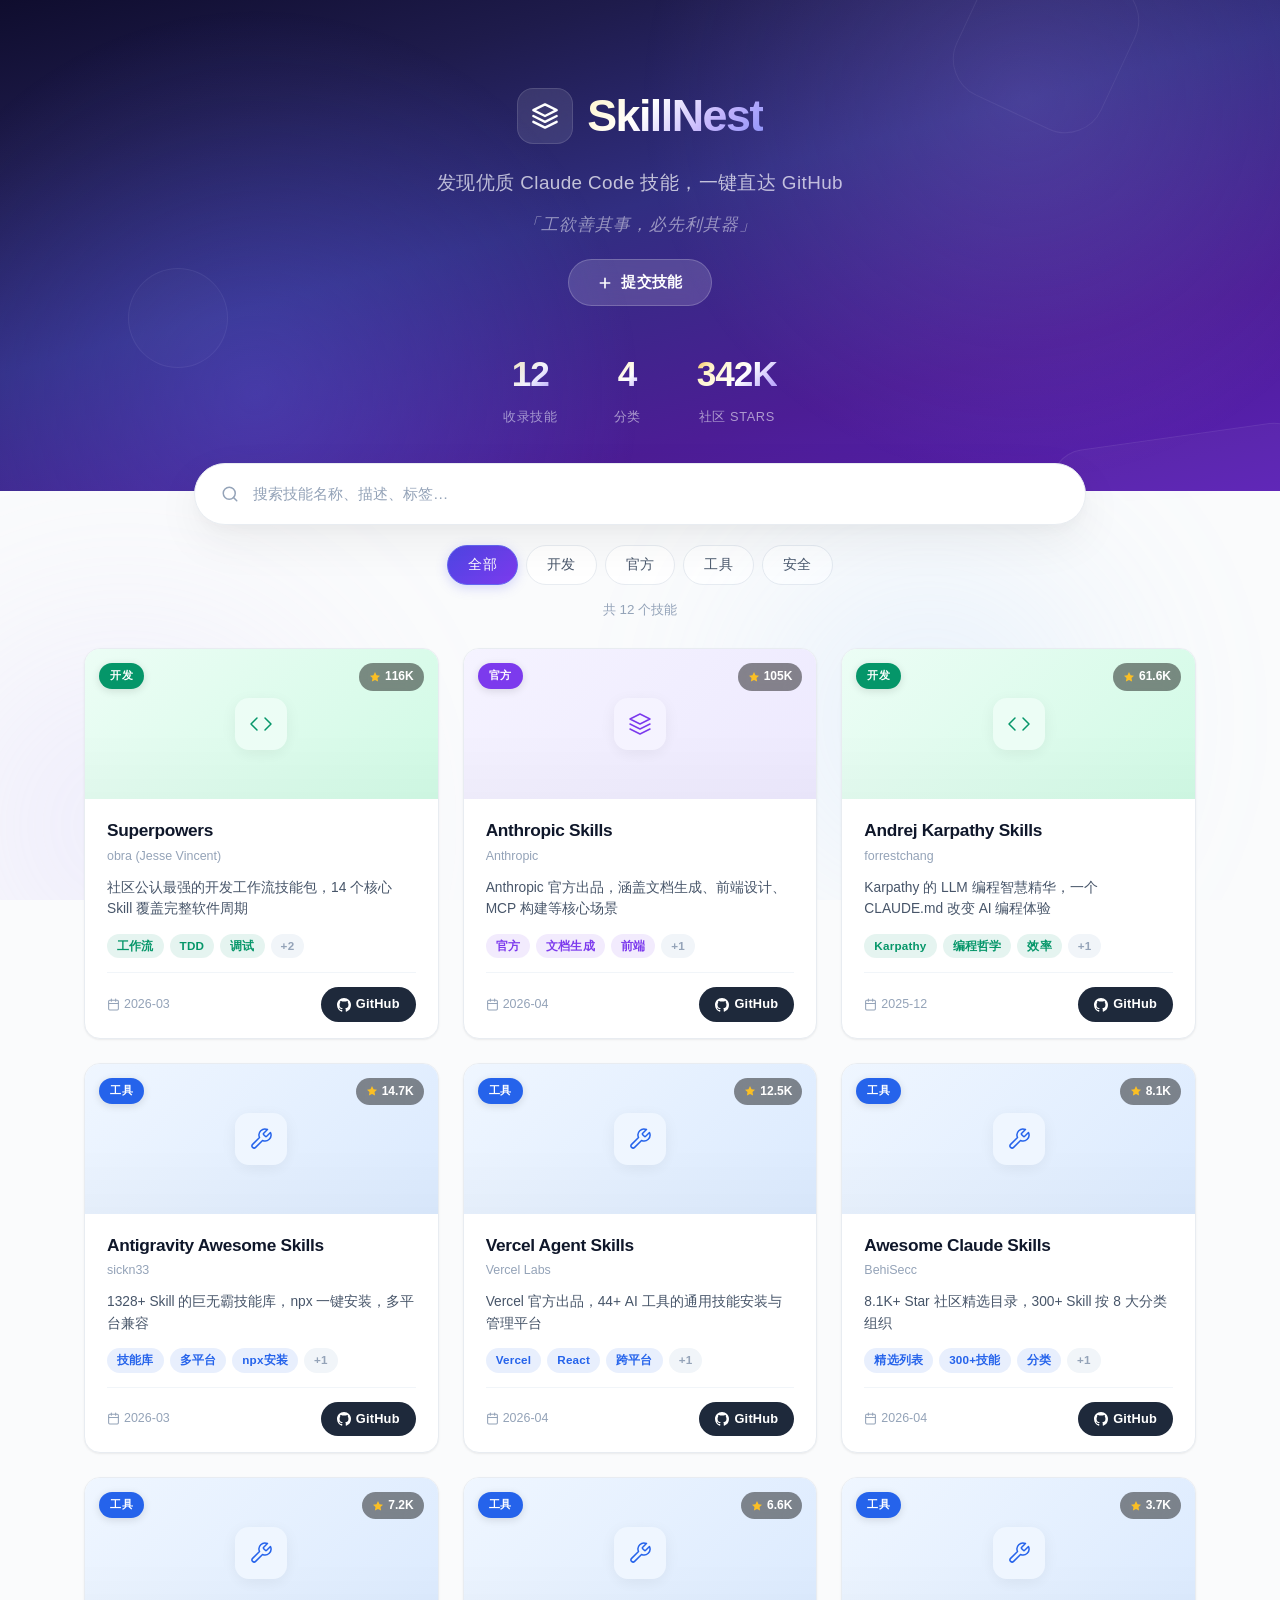
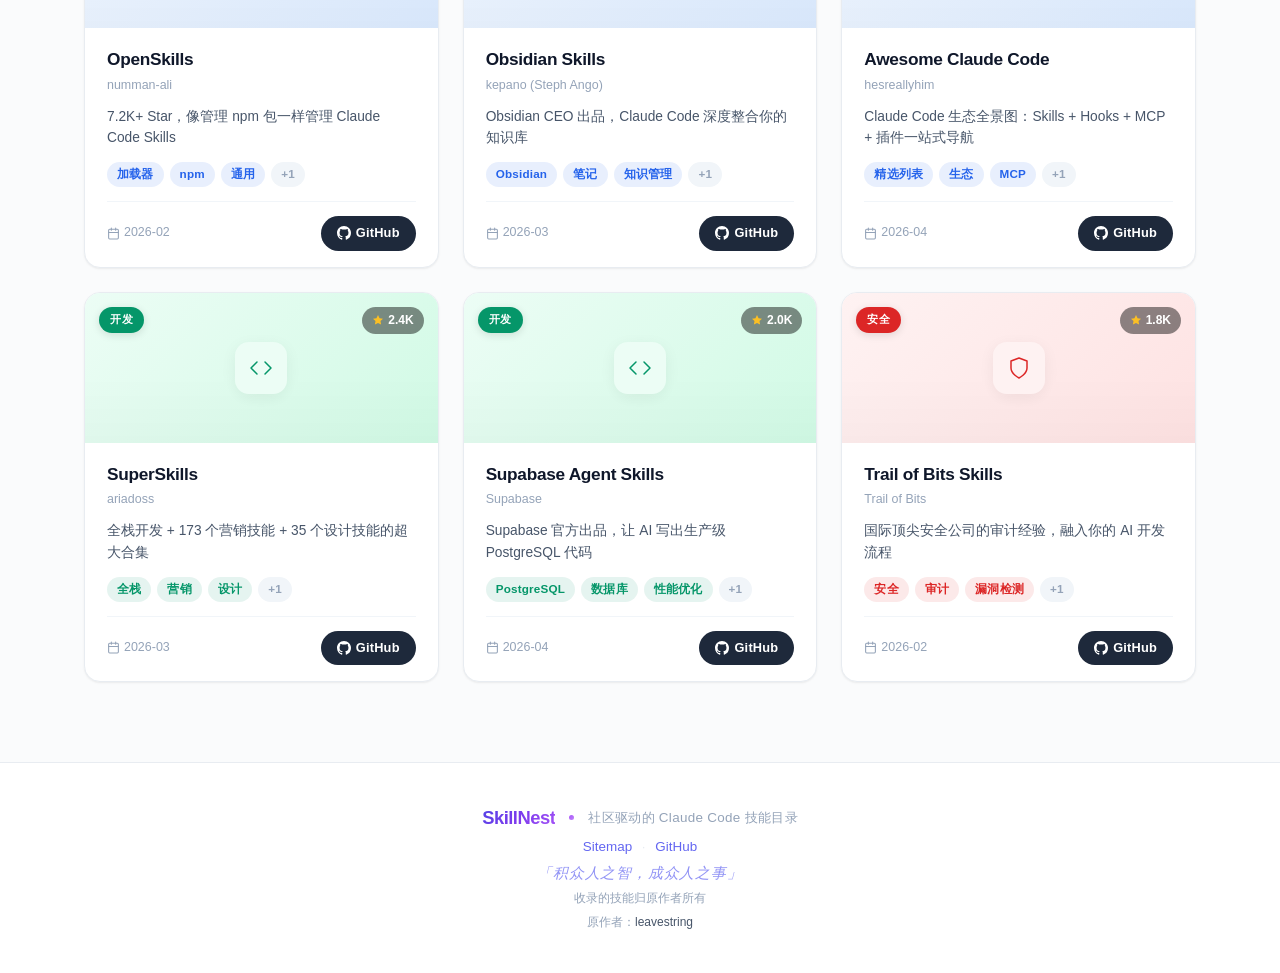
<file: index.html>
<!DOCTYPE html>
<html lang="zh-CN">
<head>
  <meta charset="UTF-8">
  <meta name="viewport" content="width=device-width, initial-scale=1.0">
  <title>SkillNest — 发现优质 Claude Code 技能</title>
  <meta name="description" content="SkillNest 汇集了最好用的 Claude Code Skills，每个技能配有详细介绍和截图，直达 GitHub 仓库。涵盖代码审查、安全扫描、自动化、效率工具等分类。">
  <meta name="keywords" content="Claude Code, Skills, GitHub, 代码审查, 安全, 自动化, AI编程, 开发工具">
  <meta property="og:title" content="SkillNest — 发现优质 Claude Code 技能">
  <meta property="og:description" content="汇集最好用的 Claude Code Skills，配图、配介绍，直达 GitHub。">
  <meta property="og:type" content="website">
  <meta property="og:locale" content="zh_CN">
  <meta name="twitter:card" content="summary">
  <link rel="canonical" href="https://leavestring.github.io/skillnest/">
  <link rel="stylesheet" href="css/skillhub.css">
  <script type="application/ld+json">
  {
    "@context": "https://schema.org",
    "@type": "WebSite",
    "name": "SkillNest",
    "description": "发现优质 Claude Code 技能",
    "url": "https://leavestring.github.io/skillnest/",
    "potentialAction": {
      "@type": "SearchAction",
      "target": "https://leavestring.github.io/skillnest/?q={search_term_string}",
      "query-input": "required name=search_term_string"
    }
  }
  </script>
</head>
<body>

  <!-- Floating decorative elements -->
  <div class="bg-decoration">
    <div class="bg-blob bg-blob-1"></div>
    <div class="bg-blob bg-blob-2"></div>
    <div class="bg-blob bg-blob-3"></div>
  </div>

  <!-- Hero -->
  <header class="hero">
    <div class="hero-shapes" aria-hidden="true">
      <div class="hero-shape hero-shape-1"></div>
      <div class="hero-shape hero-shape-2"></div>
      <div class="hero-shape hero-shape-3"></div>
    </div>
    <div class="logo">
      <span class="logo-icon">
        <svg width="28" height="28" viewBox="0 0 24 24" fill="none" stroke="currentColor" stroke-width="2" stroke-linecap="round" stroke-linejoin="round"><path d="M12 2L2 7l10 5 10-5-10-5z"/><path d="M2 17l10 5 10-5"/><path d="M2 12l10 5 10-5"/></svg>
      </span>
      SkillNest
    </div>
    <p class="hero-subtitle">发现优质 Claude Code 技能，一键直达 GitHub</p>
    <p class="hero-quote">「工欲善其事，必先利其器」</p>
    <div class="hero-action">
      <a href="skills/submit.html" class="btn-hero-submit">
        <svg width="16" height="16" viewBox="0 0 24 24" fill="none" stroke="currentColor" stroke-width="2.5" stroke-linecap="round"><path d="M12 5v14M5 12h14"/></svg>
        提交技能
      </a>
    </div>
    <div class="hero-stats" id="heroStats">
      <div class="hero-stat"><div class="hero-stat-num">—</div><div class="hero-stat-label">收录技能</div></div>
      <div class="hero-stat"><div class="hero-stat-num">—</div><div class="hero-stat-label">分类</div></div>
      <div class="hero-stat"><div class="hero-stat-num">—</div><div class="hero-stat-label">社区关注</div></div>
    </div>
  </header>

  <!-- Search -->
  <section class="toolbar">
    <div class="search-wrap" role="search">
      <span class="search-icon" aria-hidden="true">
        <svg width="18" height="18" viewBox="0 0 24 24" fill="none" stroke="currentColor" stroke-width="2" stroke-linecap="round" stroke-linejoin="round"><circle cx="11" cy="11" r="8"/><path d="m21 21-4.35-4.35"/></svg>
      </span>
      <input
        type="text"
        id="searchInput"
        class="search-input"
        placeholder="搜索技能名称、描述、标签…"
        aria-label="搜索技能"
        autocomplete="off"
      >
      <button id="searchClear" class="search-clear" aria-label="清除搜索">
        <svg width="14" height="14" viewBox="0 0 24 24" fill="none" stroke="currentColor" stroke-width="2.5" stroke-linecap="round"><line x1="18" y1="6" x2="6" y2="18"/><line x1="6" y1="6" x2="18" y2="18"/></svg>
      </button>
    </div>
  </section>

  <!-- Filters -->
  <nav class="filter-bar" id="filterBar" aria-label="按分类筛选"></nav>

  <!-- Result count -->
  <p class="result-count" id="resultCount" aria-live="polite"></p>

  <!-- Card Grid -->
  <main class="card-grid" id="cardGrid" aria-label="技能列表"></main>

  <!-- Footer -->
  <footer class="site-footer">
    <div class="footer-content">
      <p class="footer-brand"><span class="footer-brand-name">SkillNest</span><span class="footer-brand-divider"></span><span class="footer-brand-tagline">社区驱动的 Claude Code 技能目录</span></p>
      <p class="footer-links">
        <a href="sitemap.xml">Sitemap</a>
        <span>·</span>
        <a href="https://github.com" target="_blank" rel="noopener">GitHub</a>
      </p>
      <p class="footer-quote">「积众人之智，成众人之事」</p>
      <p class="footer-copy">收录的技能归原作者所有</p>
      <p class="footer-credit">原作者：<a href="https://github.com/leavestring" target="_blank" rel="noopener">leavestring</a></p>
    </div>
  </footer>

  <script src="js/skillhub.js"></script>
</body>
</html>
</file>
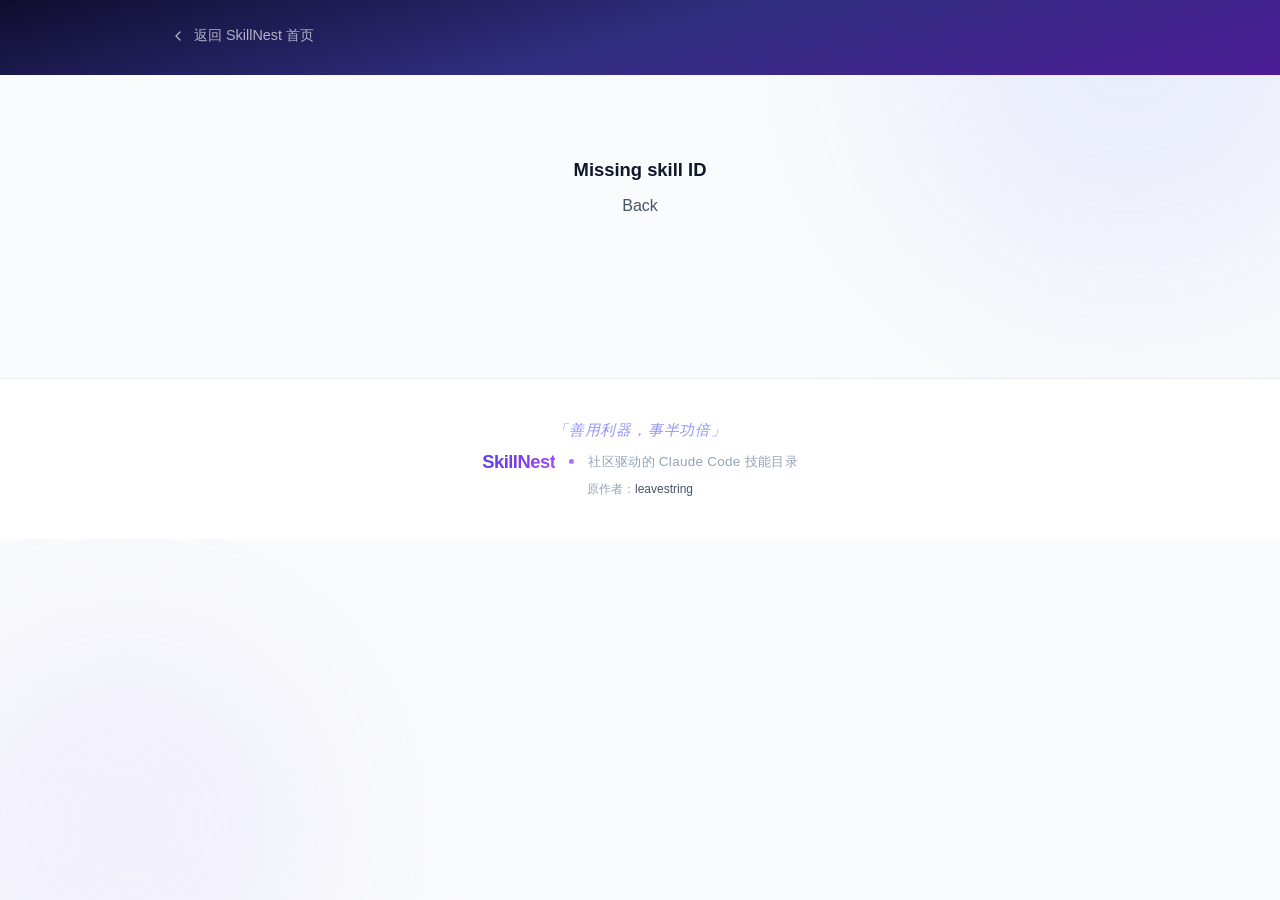
<file: skills/detail.html>
<!DOCTYPE html>
<html lang="zh-CN">
<head>
  <meta charset="UTF-8">
  <meta name="viewport" content="width=device-width, initial-scale=1.0">
  <title>技能详情 - SkillNest</title>
  <meta name="description" content="SkillNest 技能详情">
  <meta property="og:title" content="技能详情 - SkillNest">
  <meta property="og:description" content="SkillNest 技能详情">
  <meta property="og:type" content="article">
  <meta property="og:locale" content="zh_CN">
  <meta name="twitter:card" content="summary">
  <link rel="stylesheet" href="../css/skillhub.css">
</head>
<body>

  <div class="bg-decoration">
    <div class="bg-blob bg-blob-1"></div>
    <div class="bg-blob bg-blob-2"></div>
  </div>

  <header class="detail-header">
    <nav class="detail-nav">
      <a href="../index.html" class="detail-back">
        <svg width="16" height="16" viewBox="0 0 24 24" fill="none" stroke="currentColor" stroke-width="2" stroke-linecap="round" stroke-linejoin="round"><path d="m15 18-6-6 6-6"/></svg>
        返回 SkillNest 首页
      </a>
    </nav>
  </header>

  <main class="detail-container" id="detailContainer" aria-label="技能详情">
    <div class="loading-spinner"></div>
  </main>

  <footer class="site-footer">
    <div class="footer-content">
      <p class="footer-quote">「善用利器，事半功倍」</p>
      <p class="footer-brand"><span class="footer-brand-name">SkillNest</span><span class="footer-brand-divider"></span><span class="footer-brand-tagline">社区驱动的 Claude Code 技能目录</span></p>
      <p class="footer-credit">原作者：<a href="https://github.com/leavestring" target="_blank" rel="noopener">leavestring</a></p>
    </div>
  </footer>

  <script src="../js/skillhub.js"></script>
</body>
</html>
</file>
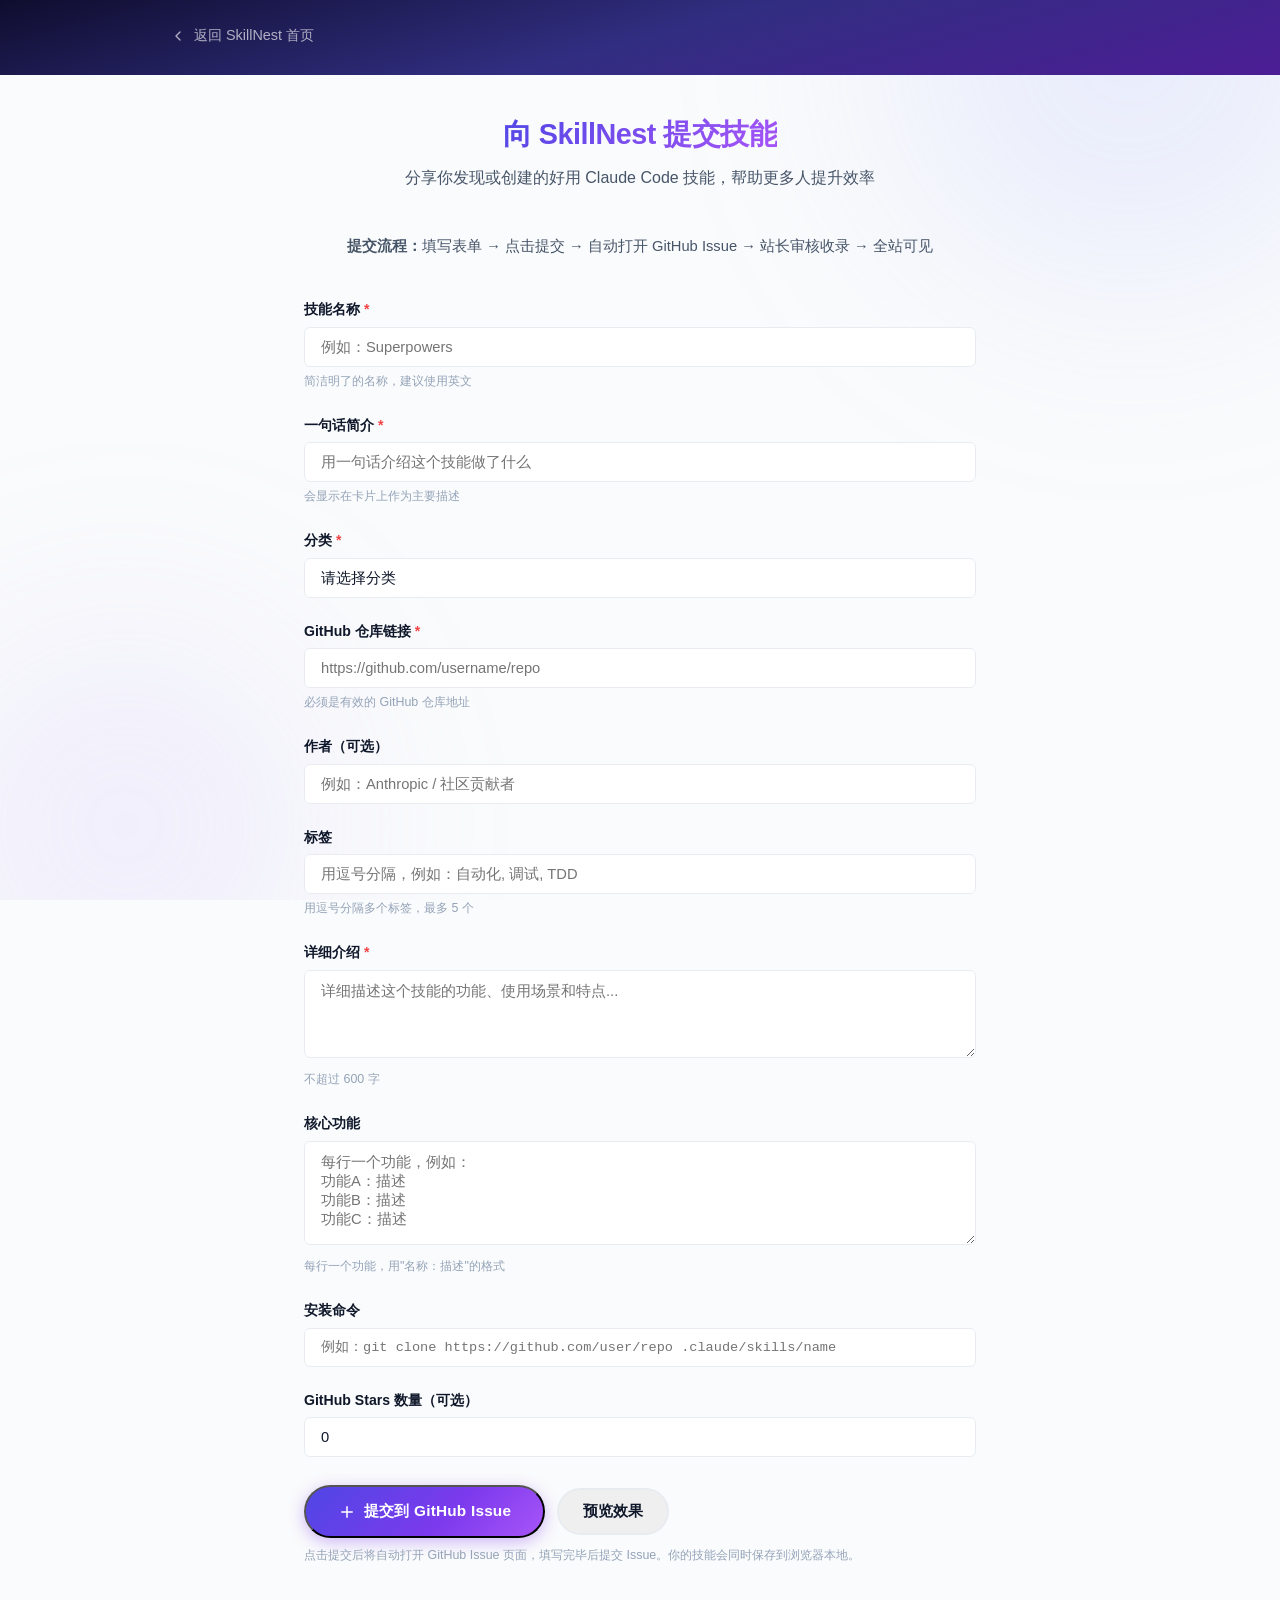
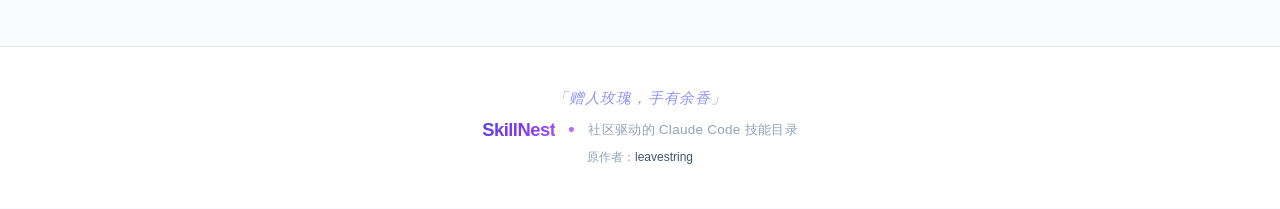
<file: skills/submit.html>
<!DOCTYPE html>
<html lang="zh-CN">
<head>
  <meta charset="UTF-8">
  <meta name="viewport" content="width=device-width, initial-scale=1.0">
  <title>提交技能 - SkillNest</title>
  <meta name="description" content="向 SkillNest 提交你发现或创建的优质 Claude Code 技能">
  <meta property="og:title" content="提交技能 - SkillNest">
  <meta property="og:description" content="向 SkillNest 提交你发现或创建的优质 Claude Code 技能">
  <meta property="og:type" content="website">
  <meta property="og:locale" content="zh_CN">
  <link rel="stylesheet" href="../css/skillhub.css">
</head>
<body>

  <div class="bg-decoration">
    <div class="bg-blob bg-blob-1"></div>
    <div class="bg-blob bg-blob-2"></div>
  </div>

  <header class="detail-header">
    <nav class="detail-nav">
      <a href="../index.html" class="detail-back">
        <svg width="16" height="16" viewBox="0 0 24 24" fill="none" stroke="currentColor" stroke-width="2" stroke-linecap="round" stroke-linejoin="round"><path d="m15 18-6-6 6-6"/></svg>
        返回 SkillNest 首页
      </a>
    </nav>
  </header>

  <main class="submit-container" id="submitContainer">
    <div class="submit-hero">
      <h1 class="submit-title">向 SkillNest 提交技能</h1>
      <p class="submit-subtitle">分享你发现或创建的好用 Claude Code 技能，帮助更多人提升效率</p>
    </div>

    <!-- Workflow notice -->
    <div class="submit-notice">
      <p><strong>提交流程：</strong>填写表单 → 点击提交 → 自动打开 GitHub Issue → 站长审核收录 → 全站可见</p>
    </div>

    <form class="submit-form" id="submitForm" novalidate>
      <!-- Name -->
      <div class="form-group">
        <label class="form-label" for="skillName">技能名称 <span class="form-required">*</span></label>
        <input type="text" id="skillName" class="form-input" placeholder="例如：Superpowers" required maxlength="60">
        <span class="form-hint">简洁明了的名称，建议使用英文</span>
      </div>

      <!-- Tagline -->
      <div class="form-group">
        <label class="form-label" for="skillTagline">一句话简介 <span class="form-required">*</span></label>
        <input type="text" id="skillTagline" class="form-input" placeholder="用一句话介绍这个技能做了什么" required maxlength="120">
        <span class="form-hint">会显示在卡片上作为主要描述</span>
      </div>

      <!-- Category -->
      <div class="form-group">
        <label class="form-label" for="skillCategory">分类 <span class="form-required">*</span></label>
        <select id="skillCategory" class="form-select" required>
          <option value="" disabled selected>请选择分类</option>
          <option value="工具">工具</option>
          <option value="开发">开发</option>
          <option value="安全">安全</option>
          <option value="配置">配置</option>
          <option value="文档">文档</option>
          <option value="其他">其他</option>
        </select>
      </div>

      <!-- GitHub URL -->
      <div class="form-group">
        <label class="form-label" for="skillGithub">GitHub 仓库链接 <span class="form-required">*</span></label>
        <input type="url" id="skillGithub" class="form-input" placeholder="https://github.com/username/repo" required maxlength="200">
        <span class="form-hint">必须是有效的 GitHub 仓库地址</span>
      </div>

      <!-- Author -->
      <div class="form-group">
        <label class="form-label" for="skillAuthor">作者（可选）</label>
        <input type="text" id="skillAuthor" class="form-input" placeholder="例如：Anthropic / 社区贡献者" maxlength="80">
      </div>

      <!-- Tags -->
      <div class="form-group">
        <label class="form-label" for="skillTags">标签</label>
        <input type="text" id="skillTags" class="form-input" placeholder="用逗号分隔，例如：自动化, 调试, TDD" maxlength="150">
        <span class="form-hint">用逗号分隔多个标签，最多 5 个</span>
      </div>

      <!-- Description -->
      <div class="form-group">
        <label class="form-label" for="skillDesc">详细介绍 <span class="form-required">*</span></label>
        <textarea id="skillDesc" class="form-textarea" placeholder="详细描述这个技能的功能、使用场景和特点..." required maxlength="600" rows="4"></textarea>
        <span class="form-hint">不超过 600 字</span>
      </div>

      <!-- Features -->
      <div class="form-group">
        <label class="form-label" for="skillFeatures">核心功能</label>
        <textarea id="skillFeatures" class="form-textarea" placeholder="每行一个功能，例如：&#10;功能A：描述&#10;功能B：描述&#10;功能C：描述" maxlength="800" rows="5"></textarea>
        <span class="form-hint">每行一个功能，用"名称：描述"的格式</span>
      </div>

      <!-- Install -->
      <div class="form-group">
        <label class="form-label" for="skillInstall">安装命令</label>
        <input type="text" id="skillInstall" class="form-input mono" placeholder="例如：git clone https://github.com/user/repo .claude/skills/name" maxlength="300">
      </div>

      <!-- Stars -->
      <div class="form-group">
        <label class="form-label" for="skillStars">GitHub Stars 数量（可选）</label>
        <input type="number" id="skillStars" class="form-input" placeholder="例如：1280" min="0" max="999999" value="0">
      </div>

      <!-- Submit -->
      <div class="form-actions">
        <button type="submit" class="btn-primary btn-submit" id="submitBtn">
          <svg width="18" height="18" viewBox="0 0 24 24" fill="none" stroke="currentColor" stroke-width="2" stroke-linecap="round" stroke-linejoin="round"><path d="M12 5v14M5 12h14"/></svg>
          提交到 GitHub Issue
        </button>
        <button type="button" class="btn-outline" id="previewBtn">预览效果</button>
        <span class="form-error" id="formError"></span>
      </div>
      <p class="form-hint" style="margin-top:8px">点击提交后将自动打开 GitHub Issue 页面，填写完毕后提交 Issue。你的技能会同时保存到浏览器本地。</p>
    </form>

    <!-- Preview Modal -->
    <div class="submit-preview" id="submitPreview" style="display:none">
      <h2 class="detail-section-title">预览效果</h2>
      <div class="preview-card" id="previewCard"></div>
      <p class="form-hint" style="margin-top:12px">确认无误后点击"提交到 GitHub Issue"即可</p>
    </div>

    <!-- Success Message -->
    <div class="submit-success" id="submitSuccess" style="display:none">
      <div class="submit-success-inner">
        <svg width="56" height="56" viewBox="0 0 24 24" fill="none" stroke="currentColor" stroke-width="1.5" stroke-linecap="round"><path d="M22 11.08V12a10 10 0 1 1-5.93-9.14"/><polyline points="22 4 12 14.01 9 11.01"/></svg>
        <h2>已打开 GitHub Issue</h2>
        <p>GitHub Issue 页面应该已在新标签页中打开。</p>
        <p style="margin-top:8px">请在 Issue 页面确认信息后点击 <strong>Submit new issue</strong> 提交，站长审核收录后会更新到 SkillNest 全站。</p>
        <p class="form-hint" style="margin-top:8px">你的提交同时也保存到了浏览器本地，即刻可在首页看到。</p>
        <div class="form-actions" style="margin-top:24px">
          <a href="../index.html" class="btn-primary">返回首页查看</a>
          <button class="btn-outline" onclick="location.reload();">继续提交</button>
        </div>
      </div>
    </div>
  </main>

  <footer class="site-footer">
    <div class="footer-content">
      <p class="footer-quote">「赠人玫瑰，手有余香」</p>
      <p class="footer-brand"><span class="footer-brand-name">SkillNest</span><span class="footer-brand-divider"></span><span class="footer-brand-tagline">社区驱动的 Claude Code 技能目录</span></p>
      <p class="footer-credit">原作者：<a href="https://github.com/leavestring" target="_blank" rel="noopener">leavestring</a></p>
    </div>
  </footer>

  <script src="../js/skillhub.js"></script>
</body>
</html>
</file>
<file: css/skillhub.css>
/* ===== SkillNest - Refined Stylesheet ===== */

:root {
  --primary: #6366f1;
  --primary-hover: #4f46e5;
  --primary-light: #eef2ff;
  --bg: #fafbfc;
  --card-bg: #ffffff;
  --text: #0f172a;
  --text-muted: #475569;
  --text-subtle: #94a3b8;
  --border: #e8ecf1;
  --border-light: #f1f5f9;
  --shadow-sm: 0 1px 2px rgba(0,0,0,.03);
  --shadow: 0 1px 3px rgba(0,0,0,.04), 0 1px 2px rgba(0,0,0,.04);
  --shadow-md: 0 4px 6px rgba(0,0,0,.03), 0 2px 4px rgba(0,0,0,.03);
  --shadow-lg: 0 10px 25px rgba(0,0,0,.05), 0 4px 8px rgba(0,0,0,.03);
  --shadow-xl: 0 16px 48px rgba(0,0,0,.06), 0 6px 16px rgba(0,0,0,.03);
  --radius: 16px;
  --radius-sm: 10px;
  --radius-xs: 6px;
  --transition: .25s cubic-bezier(.4,0,.2,1);
}

*, *::before, *::after { box-sizing: border-box; margin: 0; padding: 0; }

html { scroll-behavior: smooth; }

body {
  font-family: -apple-system, BlinkMacSystemFont, "Segoe UI", Roboto, "Helvetica Neue", Arial, "PingFang SC", "Noto Sans SC", "Microsoft YaHei", sans-serif;
  background: var(--bg);
  color: var(--text);
  line-height: 1.6;
  min-height: 100vh;
  position: relative;
  overflow-x: hidden;
  -webkit-font-smoothing: antialiased;
  -moz-osx-font-smoothing: grayscale;
}

a { color: inherit; text-decoration: none; }
img { max-width: 100%; display: block; }
strong { font-weight: 600; }

/* ===== Background Decoration ===== */
.bg-decoration {
  position: fixed;
  inset: 0;
  pointer-events: none;
  z-index: 0;
  overflow: hidden;
}

.bg-blob {
  position: absolute;
  border-radius: 50%;
  filter: blur(100px);
  opacity: .28;
}

.bg-blob-1 {
  width: 700px; height: 700px;
  background: radial-gradient(circle, #a5b4fc 0%, transparent 70%);
  top: -300px; right: -200px;
  animation: floatBlob 24s ease-in-out infinite;
}

.bg-blob-2 {
  width: 550px; height: 550px;
  background: radial-gradient(circle, #c4b5fd 0%, transparent 70%);
  bottom: -200px; left: -150px;
  animation: floatBlob 28s ease-in-out infinite reverse;
}

.bg-blob-3 {
  width: 450px; height: 450px;
  background: radial-gradient(circle, #93c5fd 0%, transparent 70%);
  top: 55%; left: 55%;
  animation: floatBlob 20s ease-in-out infinite;
}

@keyframes floatBlob {
  0%, 100% { transform: translate(0, 0) scale(1); }
  25% { transform: translate(50px, -40px) scale(1.06); }
  50% { transform: translate(-30px, 50px) scale(.94); }
  75% { transform: translate(-40px, -25px) scale(1.03); }
}

/* ===== Hero Section ===== */
.hero {
  background: linear-gradient(165deg, #0f0d2e 0%, #1e1b4b 20%, #312e81 45%, #4c1d95 75%, #5b21b6 100%);
  color: #fff;
  padding: 80px 20px 64px;
  text-align: center;
  position: relative;
  overflow: hidden;
  z-index: 1;
}

.hero::after {
  content: '';
  position: absolute;
  inset: 0;
  background:
    radial-gradient(circle at 20% 80%, rgba(99,102,241,.3) 0%, transparent 35%),
    radial-gradient(circle at 80% 20%, rgba(167,139,250,.2) 0%, transparent 35%);
  pointer-events: none;
}

.hero-shapes { position: absolute; inset: 0; }

.hero-shape {
  position: absolute;
  border: 1.5px solid rgba(255,255,255,.07);
  border-radius: 40px;
}

.hero-shape-1 {
  width: 160px; height: 160px;
  top: -40px; right: 12%;
  transform: rotate(25deg);
  animation: heroShapeFloat 14s ease-in-out infinite;
}

.hero-shape-2 {
  width: 100px; height: 100px;
  bottom: 25%; left: 10%;
  border-radius: 50%;
  background: rgba(255,255,255,.02);
  animation: heroShapeFloat 11s ease-in-out infinite reverse;
}

.hero-shape-3 {
  width: 260px; height: 70px;
  bottom: -15px; right: -30px;
  transform: rotate(-8deg);
  background: rgba(255,255,255,.03);
  animation: heroShapeFloat 16s ease-in-out infinite;
}

@keyframes heroShapeFloat {
  0%, 100% { transform: translateY(0) rotate(25deg); }
  50% { transform: translateY(-18px) rotate(27deg); }
}

.logo {
  font-size: 2.8rem;
  font-weight: 800;
  letter-spacing: -1.5px;
  position: relative;
  display: inline-flex;
  align-items: center;
  gap: 14px;
  background: linear-gradient(135deg, #fbbf24 0%, #fef3c7 25%, #ffffff 50%, #c4b5fd 75%, #818cf8 100%);
  -webkit-background-clip: text;
  -webkit-text-fill-color: transparent;
  background-clip: text;
}

.logo-icon {
  width: 56px; height: 56px;
  background: rgba(255,255,255,.1);
  backdrop-filter: blur(12px);
  border: 1px solid rgba(255,255,255,.12);
  border-radius: 16px;
  display: flex;
  align-items: center;
  justify-content: center;
  -webkit-text-fill-color: #fff;
}

.hero-subtitle {
  margin-top: 16px;
  font-size: 1.18rem;
  opacity: .72;
  position: relative;
  font-weight: 400;
  letter-spacing: .4px;
}

.hero-quote {
  margin-top: 14px;
  font-size: 1.05rem;
  font-style: italic;
  opacity: .5;
  position: relative;
  font-weight: 400;
  letter-spacing: 1px;
}

.hero-stats {
  display: flex;
  justify-content: center;
  gap: 56px;
  margin-top: 40px;
  position: relative;
  flex-wrap: wrap;
}

.hero-stat { text-align: center; }

.hero-stat-num {
  font-size: 2.2rem;
  font-weight: 800;
  letter-spacing: -1px;
  background: linear-gradient(135deg, #f59e0b 0%, #fef3c7 25%, #ffffff 55%, #c4b5fd 80%, #a78bfa 100%);
  -webkit-background-clip: text;
  -webkit-text-fill-color: transparent;
  background-clip: text;
}

.hero-stat-label {
  font-size: .8rem;
  opacity: .55;
  margin-top: 4px;
  font-weight: 500;
  letter-spacing: .6px;
  text-transform: uppercase;
}

/* ===== Search ===== */
.toolbar {
  max-width: 940px;
  margin: -28px auto 0;
  padding: 0 24px;
  position: relative;
  z-index: 10;
}

.search-wrap {
  display: flex;
  align-items: center;
  background: var(--card-bg);
  border-radius: 60px;
  box-shadow: var(--shadow-xl);
  padding: 8px 8px 8px 26px;
  gap: 14px;
  border: 1px solid var(--border);
  transition: all var(--transition);
}

.search-wrap:focus-within {
  box-shadow: var(--shadow-xl), 0 0 0 4px rgba(99,102,241,.08);
  border-color: #c7d2fe;
}

.search-icon {
  flex-shrink: 0;
  color: var(--text-subtle);
  display: flex;
}

.search-input {
  flex: 1;
  border: none;
  outline: none;
  font-size: .96rem;
  color: var(--text);
  background: transparent;
  padding: 13px 0;
  font-family: inherit;
}

.search-input::placeholder { color: #94a3b8; }

.search-clear {
  display: none;
  width: 38px; height: 38px;
  border: none;
  background: #f1f5f9;
  border-radius: 50%;
  cursor: pointer;
  color: var(--text-muted);
  align-items: center;
  justify-content: center;
  flex-shrink: 0;
  transition: all var(--transition);
}

.search-clear:hover { background: #e2e8f0; color: var(--text); }
.search-clear.visible { display: flex; }

/* ===== Filters ===== */
.filter-bar {
  max-width: 940px;
  margin: 20px auto 0;
  padding: 0 24px;
  display: flex;
  flex-wrap: wrap;
  gap: 8px;
  justify-content: center;
}

.filter-tag {
  padding: 8px 20px;
  border-radius: 50px;
  font-size: .85rem;
  font-weight: 500;
  border: 1.5px solid var(--border);
  background: var(--card-bg);
  color: var(--text-muted);
  cursor: pointer;
  transition: all var(--transition);
  user-select: none;
  white-space: nowrap;
  letter-spacing: .3px;
}

.filter-tag:hover {
  border-color: var(--primary);
  color: var(--primary);
  background: var(--primary-light);
}

.filter-tag.active {
  background: linear-gradient(135deg, #4f46e5 0%, #7c3aed 100%);
  color: #fff;
  border-color: #6366f1;
  box-shadow: 0 3px 14px rgba(99,102,241,.3);
  box-shadow: 0 3px 12px rgba(99,102,241,.25);
}

.result-count {
  max-width: 940px;
  margin: 14px auto 0;
  padding: 0 24px;
  font-size: .84rem;
  color: var(--text-subtle);
  text-align: center;
  font-weight: 500;
}

/* ===== Card Grid ===== */
.card-grid {
  max-width: 1160px;
  margin: 28px auto 80px;
  padding: 0 24px;
  display: grid;
  grid-template-columns: repeat(auto-fill, minmax(340px, 1fr));
  gap: 24px;
  position: relative;
  z-index: 1;
}

.card {
  background: var(--card-bg);
  border-radius: var(--radius);
  box-shadow: var(--shadow);
  border: 1px solid var(--border);
  overflow: hidden;
  transition: all .35s cubic-bezier(.4,0,.2,1);
  display: flex;
  flex-direction: column;
  opacity: 0;
  transform: translateY(20px);
}

.card:hover {
  box-shadow: var(--shadow-xl);
  transform: translateY(-6px);
  border-color: #d9d9f0;
}

.card-top-link { display: block; }

.card-image {
  width: 100%;
  height: 150px;
  position: relative;
  display: flex;
  align-items: center;
  justify-content: center;
  overflow: hidden;
}

.card-image::after {
  content: '';
  position: absolute;
  inset: 0;
  background: linear-gradient(180deg, transparent 55%, rgba(0,0,0,.02) 100%);
  pointer-events: none;
}

.card-icon-wrap {
  width: 52px; height: 52px;
  border-radius: 14px;
  display: flex;
  align-items: center;
  justify-content: center;
  position: relative;
  z-index: 1;
  box-shadow: 0 4px 16px rgba(0,0,0,.06);
}

.card-category-badge {
  position: absolute;
  top: 14px;
  left: 14px;
  color: #fff;
  font-size: .7rem;
  font-weight: 600;
  padding: 4px 11px;
  border-radius: 50px;
  letter-spacing: .5px;
  box-shadow: 0 2px 8px rgba(0,0,0,.12);
}

.card-stars-badge {
  position: absolute;
  top: 14px;
  right: 14px;
  background: rgba(0,0,0,.45);
  backdrop-filter: blur(8px);
  color: #fff;
  font-size: .75rem;
  font-weight: 600;
  padding: 4px 10px;
  border-radius: 50px;
  display: flex;
  align-items: center;
  gap: 4px;
}

.card-stars-badge svg { color: #fbbf24; }

.card-body {
  padding: 18px 22px 16px;
  flex: 1;
  display: flex;
  flex-direction: column;
}

.card-title-link { display: block; margin-bottom: 2px; }
.card-title-link:hover .card-title {
  background: linear-gradient(135deg, #4f46e5 0%, #7c3aed 50%, #a855f7 100%);
  -webkit-background-clip: text;
  -webkit-text-fill-color: transparent;
  background-clip: text;
}

.card-title {
  font-size: 1.08rem;
  font-weight: 700;
  letter-spacing: -.3px;
  transition: none;
}

.card-author {
  font-size: .78rem;
  color: var(--text-subtle);
  margin-bottom: 10px;
  font-weight: 500;
}

.card-desc {
  font-size: .86rem;
  color: var(--text-muted);
  line-height: 1.55;
  flex: 1;
  margin-bottom: 14px;
  display: -webkit-box;
  -webkit-line-clamp: 3;
  -webkit-box-orient: vertical;
  overflow: hidden;
}

.card-tags {
  display: flex;
  flex-wrap: wrap;
  gap: 6px;
  margin-bottom: 14px;
}

.card-tag {
  padding: 3px 10px;
  border-radius: 50px;
  font-size: .73rem;
  font-weight: 600;
  letter-spacing: .2px;
}

.card-tag-more { background: #f1f5f9; color: var(--text-subtle); }

.card-footer {
  display: flex;
  align-items: center;
  justify-content: space-between;
  border-top: 1px solid var(--border-light);
  padding-top: 14px;
}

.card-meta-item {
  font-size: .78rem;
  color: var(--text-subtle);
  display: flex;
  align-items: center;
  gap: 4px;
  font-weight: 500;
}

.btn-github {
  display: inline-flex;
  align-items: center;
  gap: 5px;
  background: #1e293b;
  color: #fff;
  padding: 7px 16px;
  border-radius: 50px;
  font-size: .8rem;
  font-weight: 600;
  transition: all var(--transition);
  letter-spacing: .2px;
}

.btn-github:hover {
  background: #0f172a;
  box-shadow: 0 4px 14px rgba(15,23,42,.3);
  transform: translateY(-1px);
}

/* ===== No Results ===== */
.no-results {
  text-align: center;
  padding: 80px 20px;
  color: var(--text-muted);
}

.no-results-icon { margin-bottom: 18px; color: var(--text-subtle); }

.no-results-title {
  font-size: 1.15rem;
  font-weight: 700;
  color: var(--text);
  margin-bottom: 8px;
}

/* ===== Footer ===== */
.site-footer {
  text-align: center;
  padding: 36px 20px;
  font-size: .84rem;
  color: var(--text-muted);
  border-top: 1px solid var(--border);
  position: relative;
  z-index: 1;
  background: var(--card-bg);
}

.footer-content p { margin: 4px 0; }

.footer-brand {
  display: flex;
  align-items: center;
  justify-content: center;
  gap: 14px;
  font-size: .95rem;
  margin-bottom: 4px;
  flex-wrap: wrap;
}

.footer-brand-name {
  font-size: 1.15rem;
  font-weight: 800;
  letter-spacing: -.5px;
  background: linear-gradient(135deg, #4f46e5 0%, #7c3aed 50%, #a855f7 100%);
  -webkit-background-clip: text;
  -webkit-text-fill-color: transparent;
  background-clip: text;
}

.footer-brand-divider {
  display: inline-block;
  width: 5px; height: 5px;
  background: linear-gradient(135deg, #a855f7, #c084fc);
  border-radius: 50%;
  flex-shrink: 0;
}

.footer-brand-tagline {
  font-size: .84rem;
  color: var(--text-subtle);
  font-weight: 400;
  letter-spacing: .3px;
}

.footer-quote {
  font-size: .92rem;
  font-style: italic;
  color: var(--primary);
  margin-bottom: 8px;
  letter-spacing: .8px;
  opacity: .7;
}

.footer-links { color: var(--text-subtle); }
.footer-links a { color: var(--primary); }
.footer-links a:hover { text-decoration: underline; }
.footer-links span { margin: 0 6px; color: var(--border); }
.footer-copy { color: var(--text-subtle); font-size: .78rem; }

.footer-credit { color: var(--text-subtle); font-size: .75rem; margin-top: 6px; }
.footer-credit a { color: var(--text-muted); text-decoration: none; transition: color .2s; }
.footer-credit a:hover { color: var(--primary); }

/* ========== Detail Page ========== */

.detail-header {
  background: linear-gradient(165deg, #0f0d2e 0%, #312e81 50%, #4c1d95 100%);
  padding: 24px 20px;
  position: relative;
  z-index: 1;
}

.detail-nav { max-width: 940px; margin: 0 auto; }

.detail-back {
  display: inline-flex;
  align-items: center;
  gap: 8px;
  color: rgba(255,255,255,.65);
  font-size: .9rem;
  font-weight: 500;
  transition: color var(--transition);
}

.detail-back:hover { color: #fff; }

.detail-container {
  max-width: 940px;
  margin: 0 auto 80px;
  padding: 0 24px;
  position: relative;
  z-index: 1;
}

/* Detail Hero Banner */
.detail-hero {
  margin: 32px 0 0;
  border-radius: var(--radius);
  overflow: hidden;
  box-shadow: var(--shadow-lg);
}

.detail-hero-inner {
  padding: 48px 40px;
  text-align: center;
}

.detail-hero-icon {
  width: 68px; height: 68px;
  border-radius: 18px;
  display: flex;
  align-items: center;
  justify-content: center;
  margin: 0 auto 20px;
  box-shadow: 0 6px 20px rgba(0,0,0,.06);
}

.detail-hero-title {
  font-size: 2rem;
  font-weight: 800;
  letter-spacing: -.8px;
  margin-bottom: 10px;
  background: linear-gradient(135deg, #312e81 0%, #6366f1 40%, #a855f7 100%);
  -webkit-background-clip: text;
  -webkit-text-fill-color: transparent;
  background-clip: text;
}

.detail-hero-tagline {
  font-size: 1.05rem;
  color: var(--text-muted);
  line-height: 1.6;
  max-width: 600px;
  margin: 0 auto;
}

.detail-hero-meta {
  display: flex;
  justify-content: center;
  gap: 24px;
  margin-top: 20px;
  font-size: .88rem;
  color: var(--text-muted);
  font-weight: 500;
  flex-wrap: wrap;
}

.detail-hero-meta span {
  display: flex;
  align-items: center;
  gap: 5px;
}

/* Detail Content */
.detail-content { margin-top: 32px; }

/* Stats Row */
.detail-stats-row {
  display: grid;
  grid-template-columns: repeat(4, 1fr);
  gap: 16px;
  margin-bottom: 32px;
}

.detail-stat-card {
  background: var(--card-bg);
  border: 1px solid var(--border);
  border-radius: var(--radius-sm);
  padding: 20px 16px;
  text-align: center;
  transition: box-shadow var(--transition);
}

.detail-stat-card:hover { box-shadow: var(--shadow-md); }

.detail-stat-val {
  font-size: 1.3rem;
  font-weight: 700;
  letter-spacing: -.3px;
  background: linear-gradient(135deg, #6366f1 0%, #8b5cf6 50%, #c084fc 100%);
  -webkit-background-clip: text;
  -webkit-text-fill-color: transparent;
  background-clip: text;
  display: inline-block;
}

.detail-stat-lbl {
  font-size: .76rem;
  color: var(--text-subtle);
  margin-top: 4px;
  font-weight: 500;
}

/* Detail Grid Layout */
.detail-grid {
  display: grid;
  grid-template-columns: 1fr 280px;
  gap: 28px;
  align-items: start;
}

/* Detail Main Column */
.detail-section {
  background: var(--card-bg);
  border: 1px solid var(--border);
  border-radius: var(--radius-sm);
  padding: 28px;
  margin-bottom: 20px;
}

.detail-section-title {
  font-size: 1.08rem;
  font-weight: 700;
  margin-bottom: 16px;
  letter-spacing: -.3px;
  background: linear-gradient(135deg, #4f46e5 0%, #7c3aed 60%, #c084fc 100%);
  -webkit-background-clip: text;
  -webkit-text-fill-color: transparent;
  background-clip: text;
  display: inline-block;
}

.detail-desc {
  font-size: .94rem;
  line-height: 1.75;
  color: var(--text-muted);
  margin-bottom: 18px;
}

.detail-tags-wrap {
  display: flex;
  flex-wrap: wrap;
  gap: 8px;
}

.detail-tag {
  padding: 5px 14px;
  border-radius: 50px;
  font-size: .8rem;
  font-weight: 600;
}

/* Features List */
.detail-features {
  list-style: none;
  display: flex;
  flex-direction: column;
  gap: 10px;
}

.detail-features li {
  font-size: .9rem;
  color: var(--text-muted);
  line-height: 1.55;
  padding-left: 22px;
  position: relative;
}

.detail-features li::before {
  content: '';
  position: absolute;
  left: 0;
  top: 8px;
  width: 8px; height: 8px;
  border-radius: 50%;
  background: var(--primary);
  opacity: .35;
}

.detail-features li strong { color: var(--text); }

/* Install Block */
.detail-install-block {
  display: flex;
  align-items: stretch;
  border: 1px solid var(--border);
  border-radius: var(--radius-xs);
  overflow: hidden;
}

.detail-install-code {
  flex: 1;
  padding: 16px 20px;
  background: #f8fafc;
  font-family: "SF Mono", "Fira Code", "Cascadia Code", Consolas, monospace;
  font-size: .85rem;
  color: var(--text);
  overflow-x: auto;
  white-space: nowrap;
  margin: 0;
  line-height: 1.6;
}

.detail-install-code code { background: none; padding: 0; }

.btn-copy {
  flex-shrink: 0;
  padding: 0 22px;
  border: none;
  background: var(--primary);
  color: #fff;
  font-size: .82rem;
  font-weight: 600;
  cursor: pointer;
  transition: background var(--transition);
  font-family: inherit;
  letter-spacing: .2px;
}

.btn-copy:hover { background: var(--primary-hover); }

/* Detail Sidebar */
.detail-side { position: sticky; top: 24px; }

.detail-action-card {
  background: var(--card-bg);
  border: 1px solid var(--border);
  border-radius: var(--radius-sm);
  padding: 22px;
  display: flex;
  flex-direction: column;
  gap: 10px;
}

.btn-primary {
  display: inline-flex;
  align-items: center;
  justify-content: center;
  gap: 8px;
  background: linear-gradient(135deg, #4f46e5 0%, #7c3aed 60%, #a855f7 100%);
  color: #fff;
  padding: 12px 24px;
  border-radius: 50px;
  font-size: .92rem;
  font-weight: 600;
  transition: all var(--transition);
  letter-spacing: .2px;
  box-shadow: 0 4px 16px rgba(124,58,237,.35);
}

.btn-primary:hover {
  background: var(--primary-hover);
  box-shadow: 0 6px 16px rgba(99,102,241,.35);
  transform: translateY(-1px);
}

.btn-outline {
  display: inline-flex;
  align-items: center;
  justify-content: center;
  gap: 6px;
  padding: 12px 24px;
  border-radius: 50px;
  font-size: .92rem;
  font-weight: 600;
  border: 2px solid var(--border);
  color: var(--text);
  transition: all var(--transition);
}

.btn-outline:hover { border-color: var(--primary); color: var(--primary); background: var(--primary-light); }
.btn-block { width: 100%; }

/* Related Skills */
.detail-related {
  margin-top: 20px;
  background: var(--card-bg);
  border: 1px solid var(--border);
  border-radius: var(--radius-sm);
  padding: 22px;
}

.detail-related-title {
  font-size: .88rem;
  font-weight: 700;
  margin-bottom: 14px;
  letter-spacing: -.2px;
}

.detail-related-item {
  display: flex;
  align-items: center;
  justify-content: space-between;
  padding: 10px 12px;
  border-radius: var(--radius-xs);
  transition: background var(--transition);
  margin-bottom: 4px;
}

.detail-related-item:hover { background: var(--primary-light); }

.detail-related-name {
  font-size: .86rem;
  font-weight: 500;
  color: var(--text);
}

.detail-related-stars {
  font-size: .78rem;
  color: var(--text-subtle);
  font-weight: 500;
}

/* Loading */
.loading-spinner {
  width: 40px; height: 40px;
  border: 3px solid var(--border);
  border-top-color: var(--primary);
  border-radius: 50%;
  margin: 80px auto;
  animation: spin .7s linear infinite;
}

@keyframes spin { to { transform: rotate(360deg); } }

@keyframes cardIn {
  from { opacity: 0; transform: translateY(24px); }
  to   { opacity: 1; transform: translateY(0); }
}

/* ===== Hero Submit Button ===== */
.hero-action { margin-top: 20px; position: relative; }

.btn-hero-submit {
  display: inline-flex;
  align-items: center;
  gap: 8px;
  background: rgba(255,255,255,.15);
  backdrop-filter: blur(10px);
  border: 1px solid rgba(255,255,255,.2);
  color: #fff;
  padding: 11px 28px;
  border-radius: 50px;
  font-size: .92rem;
  font-weight: 600;
  transition: all var(--transition);
  letter-spacing: .3px;
  cursor: pointer;
}

.btn-hero-submit:hover {
  background: rgba(255,255,255,.22);
  border-color: rgba(255,255,255,.35);
  color: #fff;
  transform: translateY(-1px);
}

/* ===== User Badge ===== */
.badge-user {
  display: inline-block;
  font-size: .68rem;
  background: #fef3c7;
  color: #b45309;
  padding: 1px 8px;
  border-radius: 50px;
  font-weight: 600;
  vertical-align: middle;
  margin-left: 4px;
}

/* ===== Submit Page ===== */
.submit-container {
  max-width: 720px;
  margin: 0 auto 80px;
  padding: 0 24px;
  position: relative;
  z-index: 1;
}

.submit-hero {
  text-align: center;
  margin: 36px 0 32px;
}

.submit-notice {
  background: var(--info-bg);
  border: 1px solid var(--info-border);
  border-radius: 8px;
  padding: 12px 16px;
  margin-bottom: 28px;
  font-size: .92rem;
  color: var(--text-muted);
  text-align: center;
}

.submit-notice strong {
  color: var(--text-primary);
}

.submit-title {
  font-size: 1.8rem;
  font-weight: 800;
  letter-spacing: -.5px;
  margin-bottom: 8px;
  background: linear-gradient(135deg, #4f46e5 0%, #a855f7 100%);
  -webkit-background-clip: text;
  -webkit-text-fill-color: transparent;
  background-clip: text;
  display: inline-block;
}

.submit-subtitle {
  font-size: 1rem;
  color: var(--text-muted);
}

.submit-form { margin-bottom: 36px; }

.form-group { margin-bottom: 22px; }

.form-label {
  display: block;
  font-size: .88rem;
  font-weight: 600;
  margin-bottom: 6px;
  color: var(--text);
}

.form-required { color: #ef4444; font-weight: 700; }

.form-input, .form-select, .form-textarea {
  width: 100%;
  padding: 11px 16px;
  border: 1.5px solid var(--border);
  border-radius: var(--radius-xs);
  font-size: .92rem;
  font-family: inherit;
  color: var(--text);
  background: var(--card-bg);
  transition: border-color var(--transition), box-shadow var(--transition);
  outline: none;
  resize: vertical;
}

.form-input:focus, .form-select:focus, .form-textarea:focus {
  border-color: var(--primary);
  box-shadow: 0 0 0 3px rgba(99,102,241,.08);
}

.form-input.mono, .form-textarea.mono { font-family: "SF Mono", "Fira Code", Consolas, monospace; font-size: .85rem; }

.form-select { cursor: pointer; -webkit-appearance: none; }
.form-textarea { min-height: 80px; }

.form-hint { display: block; font-size: .78rem; color: var(--text-subtle); margin-top: 5px; }

.form-error {
  display: block;
  color: #ef4444;
  font-size: .85rem;
  font-weight: 500;
  margin-top: 4px;
}

.form-actions {
  display: flex;
  align-items: center;
  gap: 12px;
  margin-top: 28px;
  flex-wrap: wrap;
}

.btn-submit {
  padding: 14px 32px;
  font-size: .96rem;
}

/* ===== Submit Preview ===== */
.submit-preview {
  margin-top: 28px;
  padding: 28px;
  background: var(--card-bg);
  border: 1px solid var(--border);
  border-radius: var(--radius-sm);
}

.preview-card { max-width: 380px; margin: 16px auto 0; }
.preview-card .card { opacity: 1; transform: none; }

/* ===== Submit Success ===== */
.submit-success {
  text-align: center;
  padding: 60px 20px;
}

.submit-success-inner {
  max-width: 480px;
  margin: 0 auto;
}

.submit-success svg { color: #22c55e; margin-bottom: 16px; }
.submit-success h2 { font-size: 1.4rem; font-weight: 700; margin-bottom: 10px; }
.submit-success p { color: var(--text-muted); margin-bottom: 6px; line-height: 1.6; }

/* ===== Responsive ===== */
@media (max-width: 900px) {
  .detail-grid { grid-template-columns: 1fr; }
  .detail-side { position: static; }
  .detail-stats-row { grid-template-columns: repeat(2, 1fr); }
}

@media (max-width: 768px) {
  .hero { padding: 60px 16px 48px; }
  .logo { font-size: 2.1rem; }
  .logo-icon { width: 46px; height: 46px; border-radius: 14px; }
  .hero-subtitle { font-size: 1rem; }
  .hero-stats { gap: 32px; }
  .hero-stat-num { font-size: 1.6rem; }

  .card-grid { grid-template-columns: 1fr; gap: 16px; padding: 0 16px; }

  .filter-bar { gap: 6px; padding: 0 16px; }
  .filter-tag { padding: 7px 15px; font-size: .8rem; }

  .search-wrap { padding: 6px 6px 6px 18px; }
  .search-input { padding: 10px 0; font-size: .9rem; }

  .detail-hero-inner { padding: 32px 22px; }
  .detail-hero-title { font-size: 1.5rem; }
  .detail-section { padding: 22px; }
  .detail-stats-row { grid-template-columns: repeat(2, 1fr); gap: 10px; }
  .detail-stat-card { padding: 14px 10px; }
  .detail-stat-val { font-size: 1.1rem; }

  .bg-blob-1, .bg-blob-2, .bg-blob-3 { display: none; }
}
</file>
